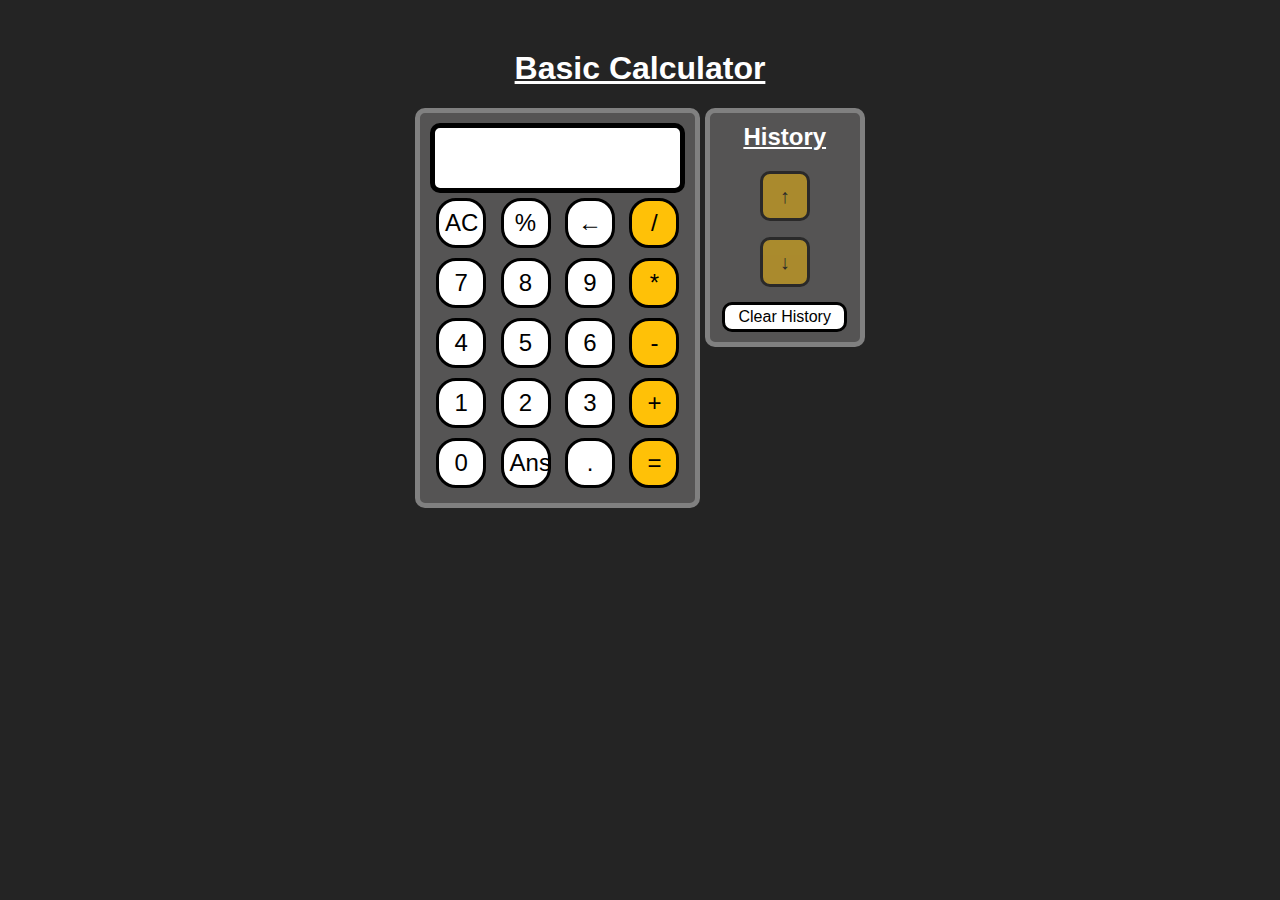
<file: calculator/index.html>
<!DOCTYPE html>
<html>
  <head>
    <meta charset="utf-8" />
    <meta http-equiv="X-UA-Compatible" content="IE=edge" />
    <meta name="viewport" content="width=device-width, initial-scale=1.0" />
    <title>Basic Calculator</title>
    <link rel="stylesheet" href="style.css" />
  </head>
  <body>
    <h1 class="title">Basic Calculator</h1>
    <div class="container">
      <input type="text" class="output" id="output" readonly />

      <div class="row">
        <button class="btn clear" id='ac' onclick="clearAll()">AC</button>
        <button class="btn" onclick="addToOutput('%')">%</button>
        <button class="btn backspace" onclick="clearOutput()">&larr;</button>
        <button class="btn operator" onclick="addToOutput('/')">/</button>
      </div>

      <div class="row">
        <button class="btn" onclick="addToOutput('7')">7</button>
        <button class="btn" onclick="addToOutput('8')">8</button>
        <button class="btn" onclick="addToOutput('9')">9</button>
        <button class="btn operator" onclick="addToOutput('*')">*</button>
      </div>

      <div class="row">
        <button class="btn" onclick="addToOutput('4')">4</button>
        <button class="btn" onclick="addToOutput('5')">5</button>
        <button class="btn" onclick="addToOutput('6')">6</button>
        <button class="btn operator" onclick="addToOutput('-')">-</button>
      </div>

      <div class="row">
        <button class="btn" onclick="addToOutput('1')">1</button>
        <button class="btn" onclick="addToOutput('2')">2</button>
        <button class="btn" onclick="addToOutput('3')">3</button>
        <button class="btn operator" onclick="addToOutput('+')">+</button>
      </div>

      <div class="row">
        <button class="btn zero" onclick="addToOutput('0')">0</button>
        <button class="btn ans" onclick="storeAnswer()">Ans</button>
        <button class="btn" onclick="addToOutput('.')">.</button>
        <button class="btn operator" onclick="calculate()">=</button>
      </div>
    </div>

    <div class="history">
      <h2>History</h2>
      <button class="arrow up" id="upArrow">&uarr;</button>
      <ul id="history-list"></ul>
      <button class="arrow down" id="downArrow">&darr;</button>
      <button class="clearHistory" onclick="clearHistory()">Clear History</button>
    </div>

    <script src="script.js"></script>
  </body>
</html>
</file>
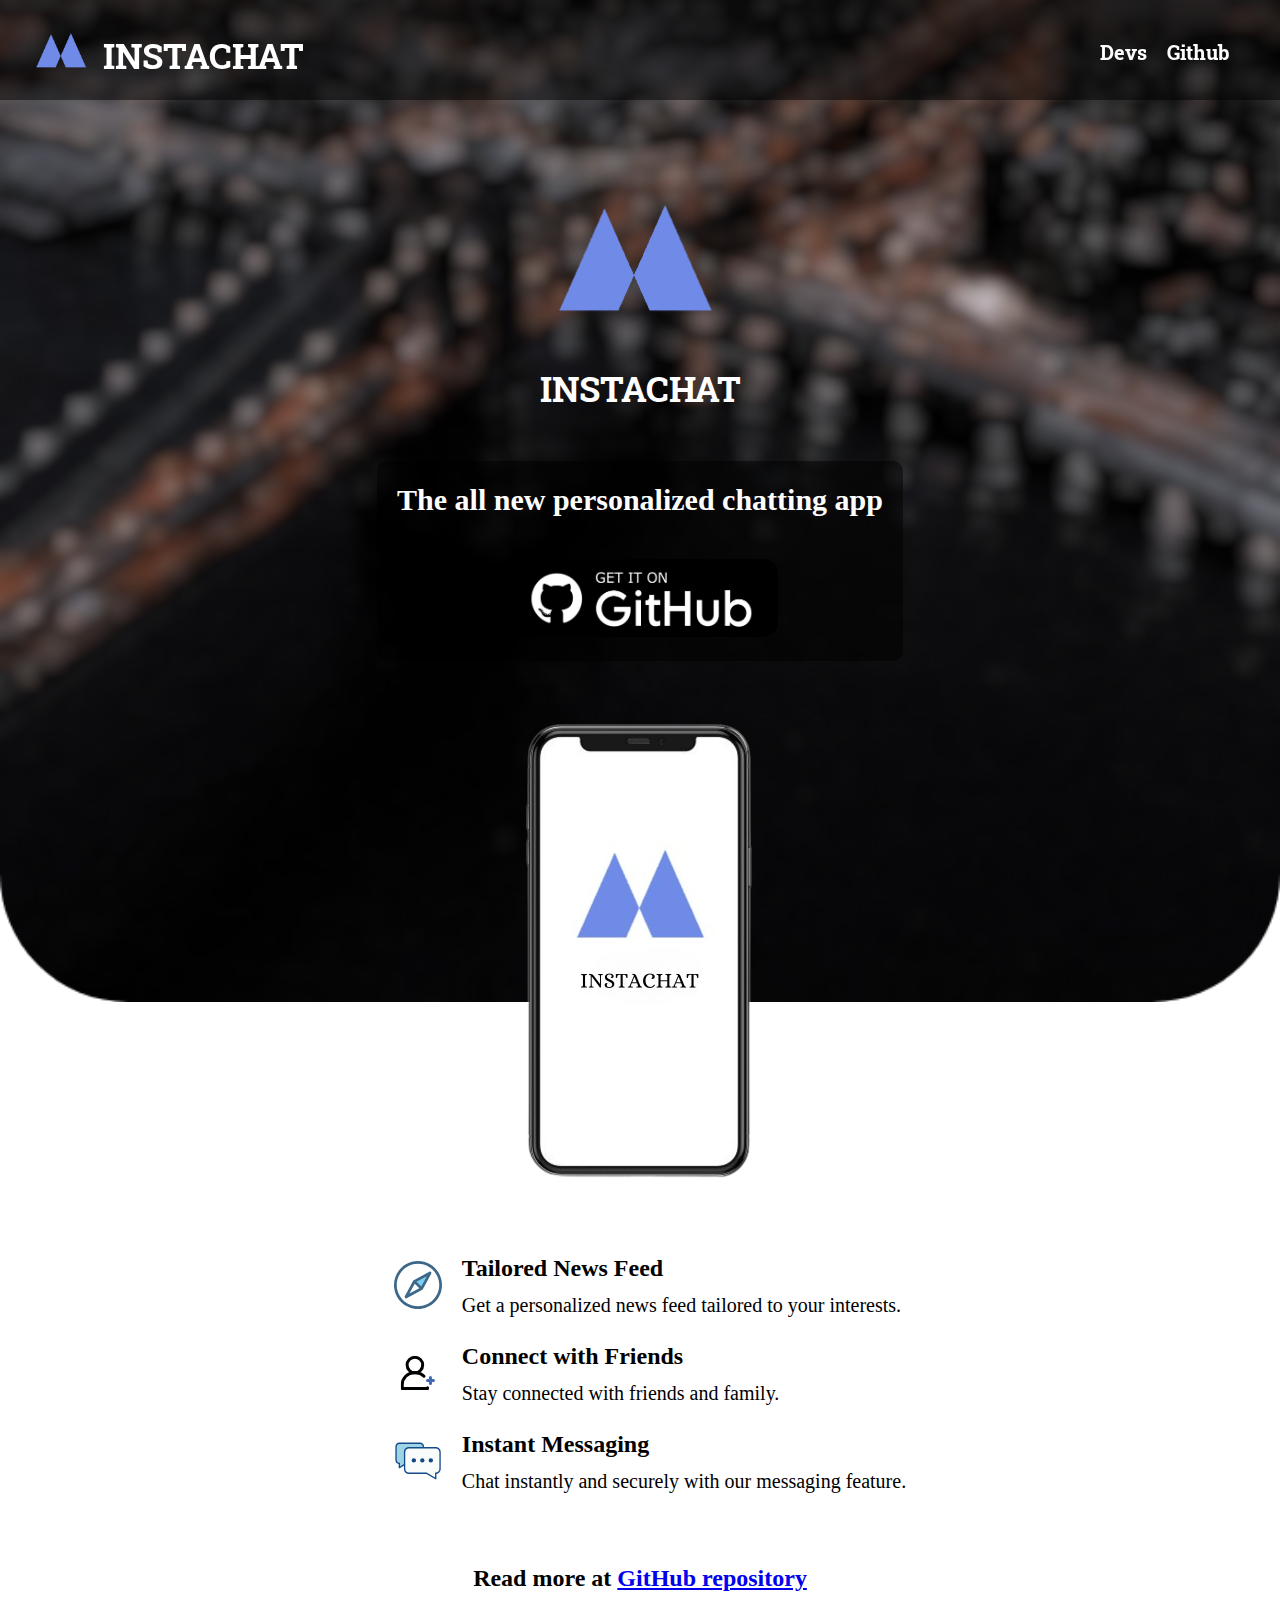
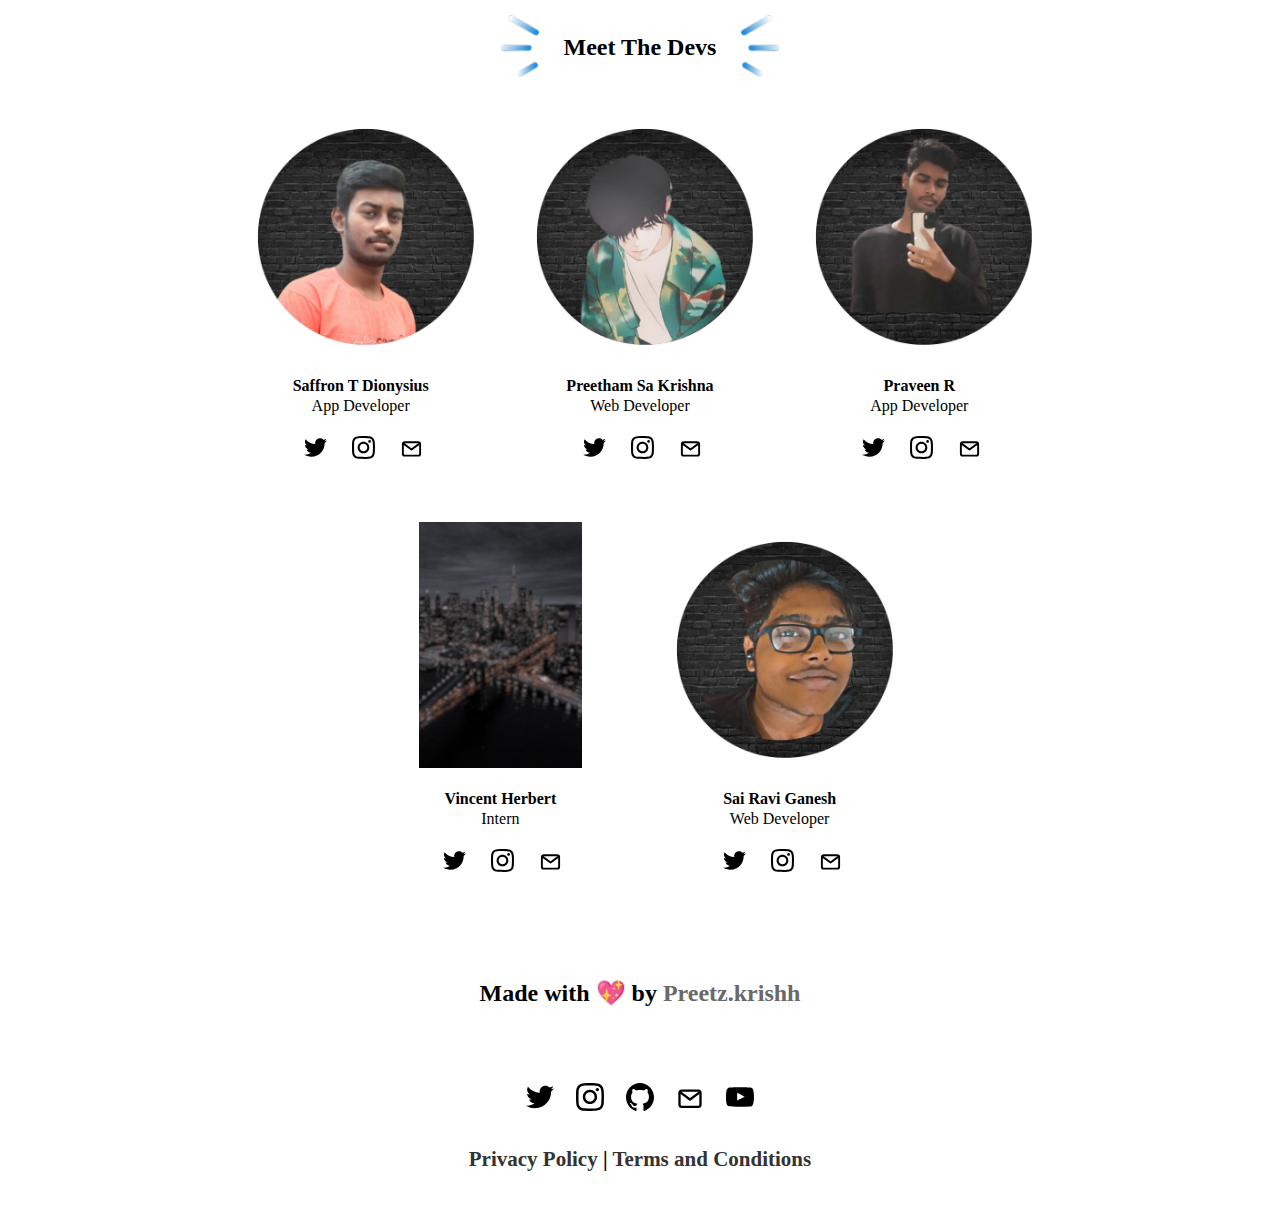
<file: instachat web/index.html>
<!DOCTYPE html>
<html>
  <head>
    <meta http-equiv="X-UA-Compatible" content="IE=edge" />
    <meta name="viewport" content="width=device-width, initial-scale=1" />
    <title>INSTACHAT - The Chatting App</title>
    <link
      rel="shortcut icon"
      type="image/x-icon"
      href="images/instalogo-removebg-preview.png"
    />
    <link rel="stylesheet" type="text/css" href="style.css" />
  </head>
  <body>
    <header>
      <div class="logo-container">
        <a href="#"
          ><img src="images/instalogo.png" alt="web logo" class="logo"
        /></a>
        <h2 class="web-text"><a href="#">INSTACHAT</a></h2>
      </div>
      <div class="header-right">
        <div class="team">
          <a href="#the-team" class="team-text">Devs</a>
        </div>
        <div class="github-container">
          <a
            href="https://github.com"
            target="_blank"
            class="github-text"
            >Github</a
          >
        </div>
      </div>
    </header>
    <section class="main-section">
      <div class="insta-logo-container">
        <img src="images/instalogo.png" alt="insta logo" class="insta-logo" />
        <h1 class="web-text">INSTACHAT</h1>
      </div>
      <div class="description">
        <p>The all new personalized chatting app</p>
        <a href="https://github.com" target="_blank"
          ><img
            src="images/githubbutton2.jpg"
            alt="Github Download Button"
            class="download-button"
        /></a>
      </div>
      <div class="phone-container">
        <img src="images/instaphone.png" alt="insta Phone" class="phone-image" />
      </div>
      <div class="app-section">
        <div class="app-feature">
          <img
            src="images/explore-svgrepo-com.svg"
            alt="Feature 1 Icon"
            class="app-icon"
          />
          <div class="app-feature-content">
            <h2 class="app-title">Tailored News Feed</h2>
            <p class="app-description">
              Get a personalized news feed tailored to your interests.
            </p>
          </div>
        </div>
        <div class="app-feature">
          <img
            src="images/user-add-svgrepo-com.svg"
            alt="Feature 2 Icon"
            class="app-icon"
          />
          <div class="app-feature-content">
            <h2 class="app-title">Connect with Friends</h2>
            <p class="app-description">
              Stay connected with friends and family.
            </p>
          </div>
        </div>
        <div class="app-feature">
          <img
            src="images/chat-svgrepo-com.svg"
            alt="Feature 3 Icon"
            class="app-icon"
          />
          <div class="app-feature-content">
            <h2 class="app-title">Instant Messaging</h2>
            <p class="app-description">
              Chat instantly and securely with our messaging feature.
            </p>
          </div>
        </div>
      </div>
      <h2 class="read">
        Read more at
        <a href="https://github.com" target="_blank"
          >GitHub repository</a
        >
      </h2>
      <div id="the-team" class="centered">
        <div class="image-wrapper">
          <img src="images/stylish.png" alt="Left Image" />
        </div>
        <div class="text-wrapper">
          <h2>Meet The Devs</h2>
        </div>
        <div class="image-wrapper">
          <img src="images/stylish.png" alt="Right Image" class="flipped" />
        </div>
      </div>
      <div class="notcontainer">
        <div class="row">
          <div class="col">
            <div class="wrap">
              <img src="images/safoffice4.png" alt="Saf" />
            </div>
            <div class="caption">
              <h4>Saffron T Dionysius</h4>
              <p>App Developer</p>
              <div class="social-images">
                <a href="https://twitter.com/sdionysius"target="_blank"><img src="images/twitter.svg" alt="Twitter" /></a>
                <a href="https://www.instagram.com/saffron_dionysius/"target="_blank"><img src="images/instagram.svg" alt="Instagram Link"/></a>
                <a href="mailto:saffrontdionysius@gmail.com"><img src="images/mail.svg" alt="mail"/></a>
              </div>
            </div>
          </div>
          <div class="col">
            <div class="wrap">
              <img src="images/preetzoffice4.png" alt="Preetz" />
            </div>
            <div class="caption">
              <h4>Preetham Sa Krishna</h4>
              <p>Web Developer</p>
              <div class="social-images">
                <a href="https://twitter.com/Evildark04" target="_blank"><img src="images/twitter.svg" alt="Twitter" /></a>
                <a href="https://www.instagram.com/preetz.krishh/"target="_blank"><img src="images/instagram.svg" alt="Instagram Link"/></a>
                <a href="mailto:preethamkrishan464@gmail.com"target="_blank"><img src="images/mail.svg" alt="mail" /></a>
              </div>
            </div>
          </div>
          <div class="col">
            <div class="wrap">
              <img src="images/botoffice2.png" alt="Bot" />
            </div>
            <div class="caption">
              <h4>Praveen R</h4>
              <p>App Developer</p>
              <div class="social-images">
                <a href="https://twitter.com/PraveenCandy07" target="_blank"><img src="images/twitter.svg" alt="Twitter" /></a>
                <a href="https://www.instagram.com/praveen_sparkzzz/" target="_blank"><img src="images/instagram.svg" alt="Instagram Link"/></a>
                <a href="mailto:itspraveen2004@gmail.com" target="_blank"><img src="images/mail.svg" alt="mail" /></a>
              </div>
            </div>
          </div>
        </div>
        <div class="row">
          <div class="col">
            <div class="wrap">
              <img src="images/backgroundinsta.png" alt="Vince" />
            </div>
            <div class="caption">
              <h4>Vincent Herbert</h4>
              <p>Intern</p>
              <div class="social-images">
                <a href="#" target="_blank"><img src="images/twitter.svg" alt="Twitter" /></a>
                <a href="https://instagram.com/luffysan.56" target="_blank"><img src="images/instagram.svg" alt="Instagram Link"/></a>
                <a href="#"><img src="images/mail.svg" alt="mail" /></a>
              </div>
            </div>
          </div>
          <div class="col">
            <div class="wrap">
              <img src="images/saioffice4.png" alt="Sai" />
            </div>
            <div class="caption">
              <h4>Sai Ravi Ganesh</h4>
              <p>Web Developer</p>
              <div class="social-images">
                <a href="https://twitter.com/srg4304" target="_blank"><img src="images/twitter.svg" alt="Twitter" /></a>
                <a href="https://www.instagram.com/__.thxnos.__/" target="_blank"><img src="images/instagram.svg" alt="Instagram Link"/></a>
                <a href="mailto:sairavi4304@gmail.com" target="_blank"><img src="images/mail.svg" alt="mail" /></a>
              </div>
            </div>
          </div>
        </div>
      </div>
      <h2 class="love">
        Made with 💖 by
        <a href="https://instagram.com/preetz.krishh" target="_blank"
          >Preetz.krishh</a
        >
      </h2>
      <div class="social-icons">
        <a href="https://twitter.com" target="_blank"
          ><img src="images/twitter.svg" alt="Twitter"
        /></a>
        <a href="https://instagram.com" target="_blank"
          ><img src="images/instagram.svg" alt="Instagram"
        /></a>
        <a href="https://github.com" target="_blank"
          ><img src="images/github.svg" alt="GitHub"
        /></a>
        <a href="mailto:preethamkrishna464@gmail.com" target="_blank"
          ><img src="images/mail.svg" alt="Email"
        /></a>
        <a href="https://youtube.com" target="_blank"
          ><img src="images/youtube.svg" alt="YouTube"
        /></a>
      </div>
      <div class="footer-text">
        <h2>
          <a href="#">Privacy Policy </a> |
          <a href="#"> Terms and Conditions</a>
        </h2>
      </div>
    </section>
  </body>
</html>
</file>
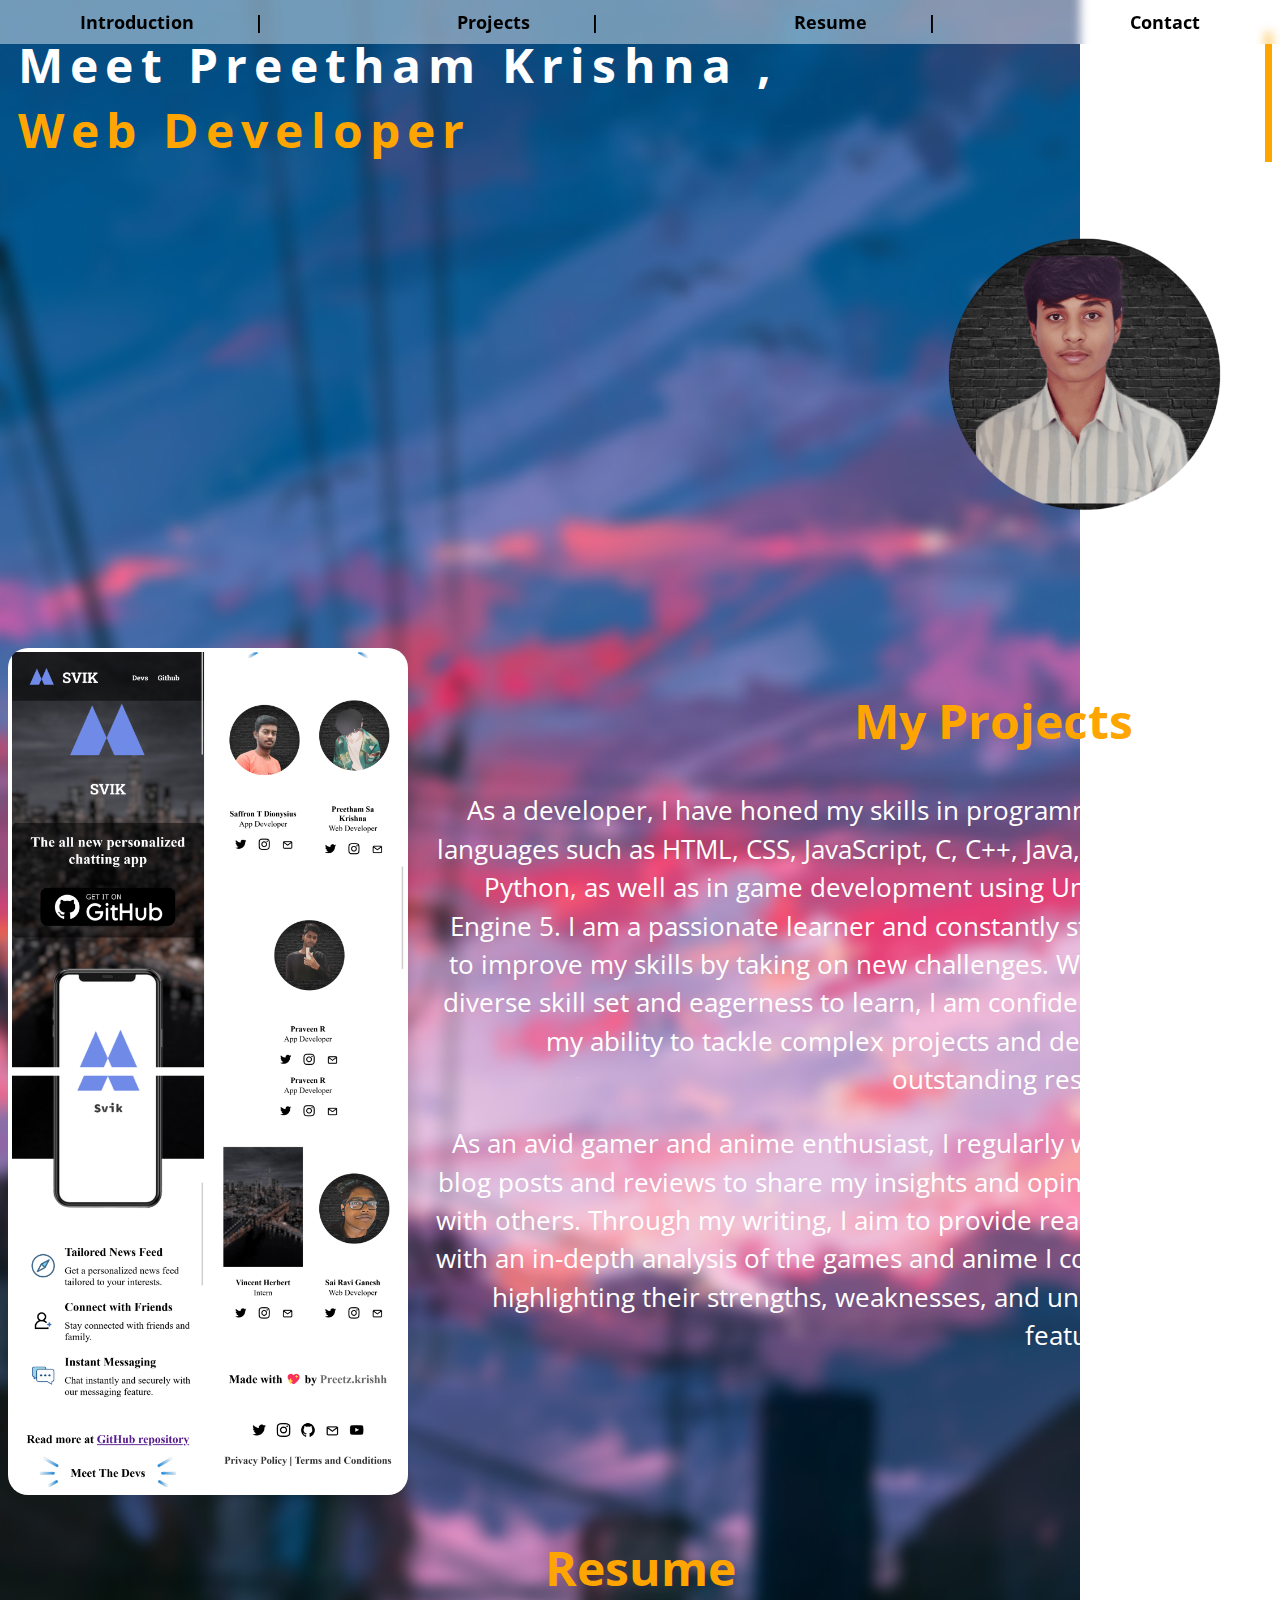
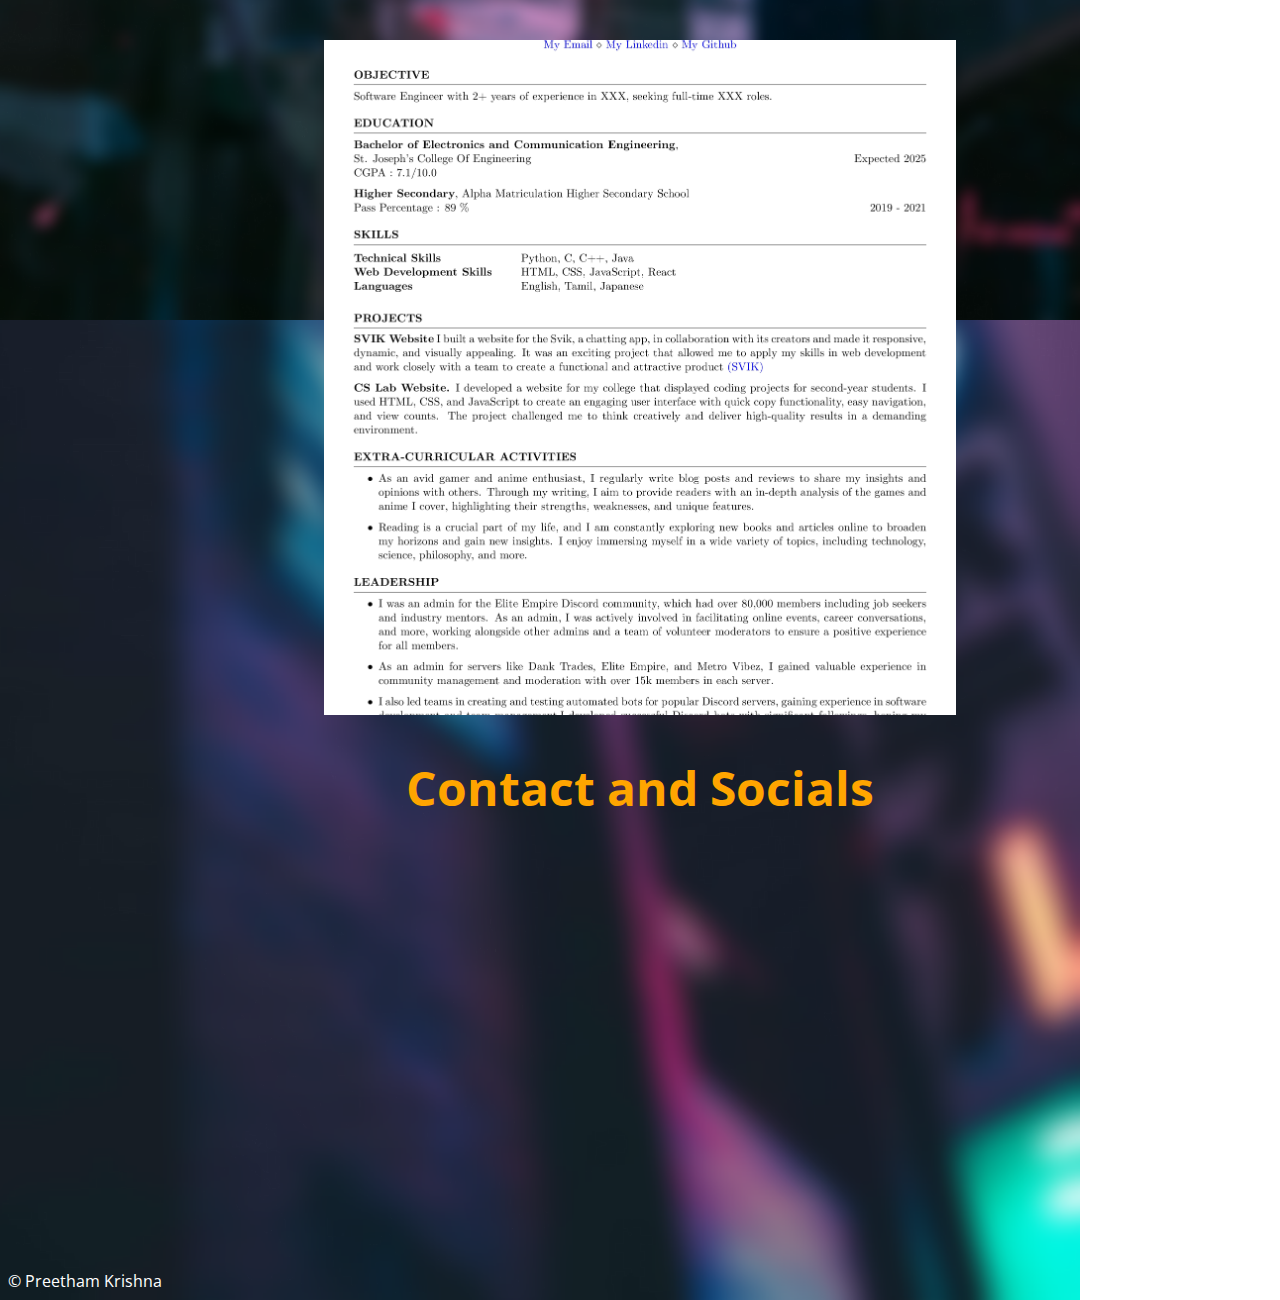
<file: portfolio/index.html>
<!DOCTYPE html>
<html lang="en">

<head>
  <meta charset="UTF-8" />
  <meta http-equiv="X-UA-Compatible" content="IE=edge" />
  <meta name="viewport" content="width=device-width, initial-scale=1.0" />
  <title>My Portfolio</title>
  <link rel="stylesheet" href="https://fonts.googleapis.com/css?family=Open+Sans" />
  <link rel="stylesheet" type="text/css" href="style.css" />
</head>

<body>
  <header>
    <nav>
      <a href="#intro">Introduction</a>
      <a href="#portfolio">Projects</a>
      <a href="#resume">Resume</a>
      <a href="#contact">Contact</a>
    </nav>
  </header>
  <section id="intro" class="intro">
    <div>
      <h1 class="dragon">
        Meet Preetham Krishna ,
        <br />
        <span>Web Developer</span>
      </h1>
    </div>
    <div class="titular-text">
      <div class="boss">
        <p>Currently Third-year web development student at St. Joseph's College of Engineering in Chennai. Proficient in
          HTML,
          CSS, JavaScript, and React, with a passion for game design. Develops tools to enhance the gaming experience
          and interested in expanding knowledge in back-end development and Android app development. Dedicated to
          continuously improving skills.</p>
      </div>
      <div class="profile-image">
        <img src="images/me.png" alt="profile" />
      </div>
    </div>
  </section>
  <section id="portfolio" class="portfolio">
    <div class="container-port">
      <div class="portfolio-image">
        <img src="images/myproject.png" alt="Portfolio Image" />
      </div>
      <div class="portfolio-description">
        <h2 class="project" style="color: orange;">My Projects</h2>
        <p>
          As a developer, I have honed my skills in programming languages such as HTML, CSS, JavaScript, C, C++, Java,
          and Python, as well as in game development using Unreal Engine 5. I am a passionate learner and constantly
          strive to improve my skills by taking on new challenges. With a diverse skill set and eagerness to learn, I am
          confident in my ability to tackle complex projects and deliver outstanding results.
        </p>
        <p>As an avid gamer and anime enthusiast, I regularly write blog posts and reviews to share my insights and
          opinions with others. Through my writing, I aim to provide readers with an in-depth analysis of the games and
          anime I cover, highlighting their strengths, weaknesses, and unique features.
        </p>
      </div>
    </div>
  </section>
  <section id="resume" class="resume">
    <div class="container-resume">
      <div class="resume-title">
        <h2 style="color: orange">Resume</h2>
      </div>
      <div class="resume-image">
        <a href="images/resume.jpg" target="_blank" class="animated-link">
          <img src="images/resume.jpg" alt="Resume Image" class="animated-image" />
        </a>
      </div>      
    </div>
  </section>
  <section id="contact" class="contact">
    <div class="container-contact">
      <div class="contact-title">
        <h2 style="color: orange;">Contact and Socials</h2>
      </div>
      <div class="contact-box">
        <div class="contact-link">
          <img src="images/mail.svg" alt="Email Icon" />
          <span><a href="mailto:preetham@example.com" target="_blank">Mail Me Here</a></span>
        </div>
        <div class="contact-link">
          <img src="images/instagram.svg" alt="instagram Icon" />
          <span><a href="https://instagram.com/preetz.krishh" target="_blank">Chat with at Here</a></span>
        </div>
        <div class="contact-link">
          <img src="images/phone.svg" alt="Phone Icon" />
          <span><a href="tel:8939594640">Call me at Here</a></span>
        </div>
        <div class="contact-link">
          <img src="images/linkedin.svg" alt="LinkedIn Icon" />
          <span><a href="linkedin.com/in/preethamkrishna" target="_blank">View My linkedIn profile Here</a></span>
        </div>
        <div class="contact-link">
          <img src="images/twitter.svg" alt="Twitter Icon" />
          <span><a href="https://twitter.com/example" target="_blank">Tweet to me at here</a></span>
        </div>
      </div>
    </div>
  </section>
  <footer>&copy; Preetham Krishna</footer>
</body>

</html>
</file>
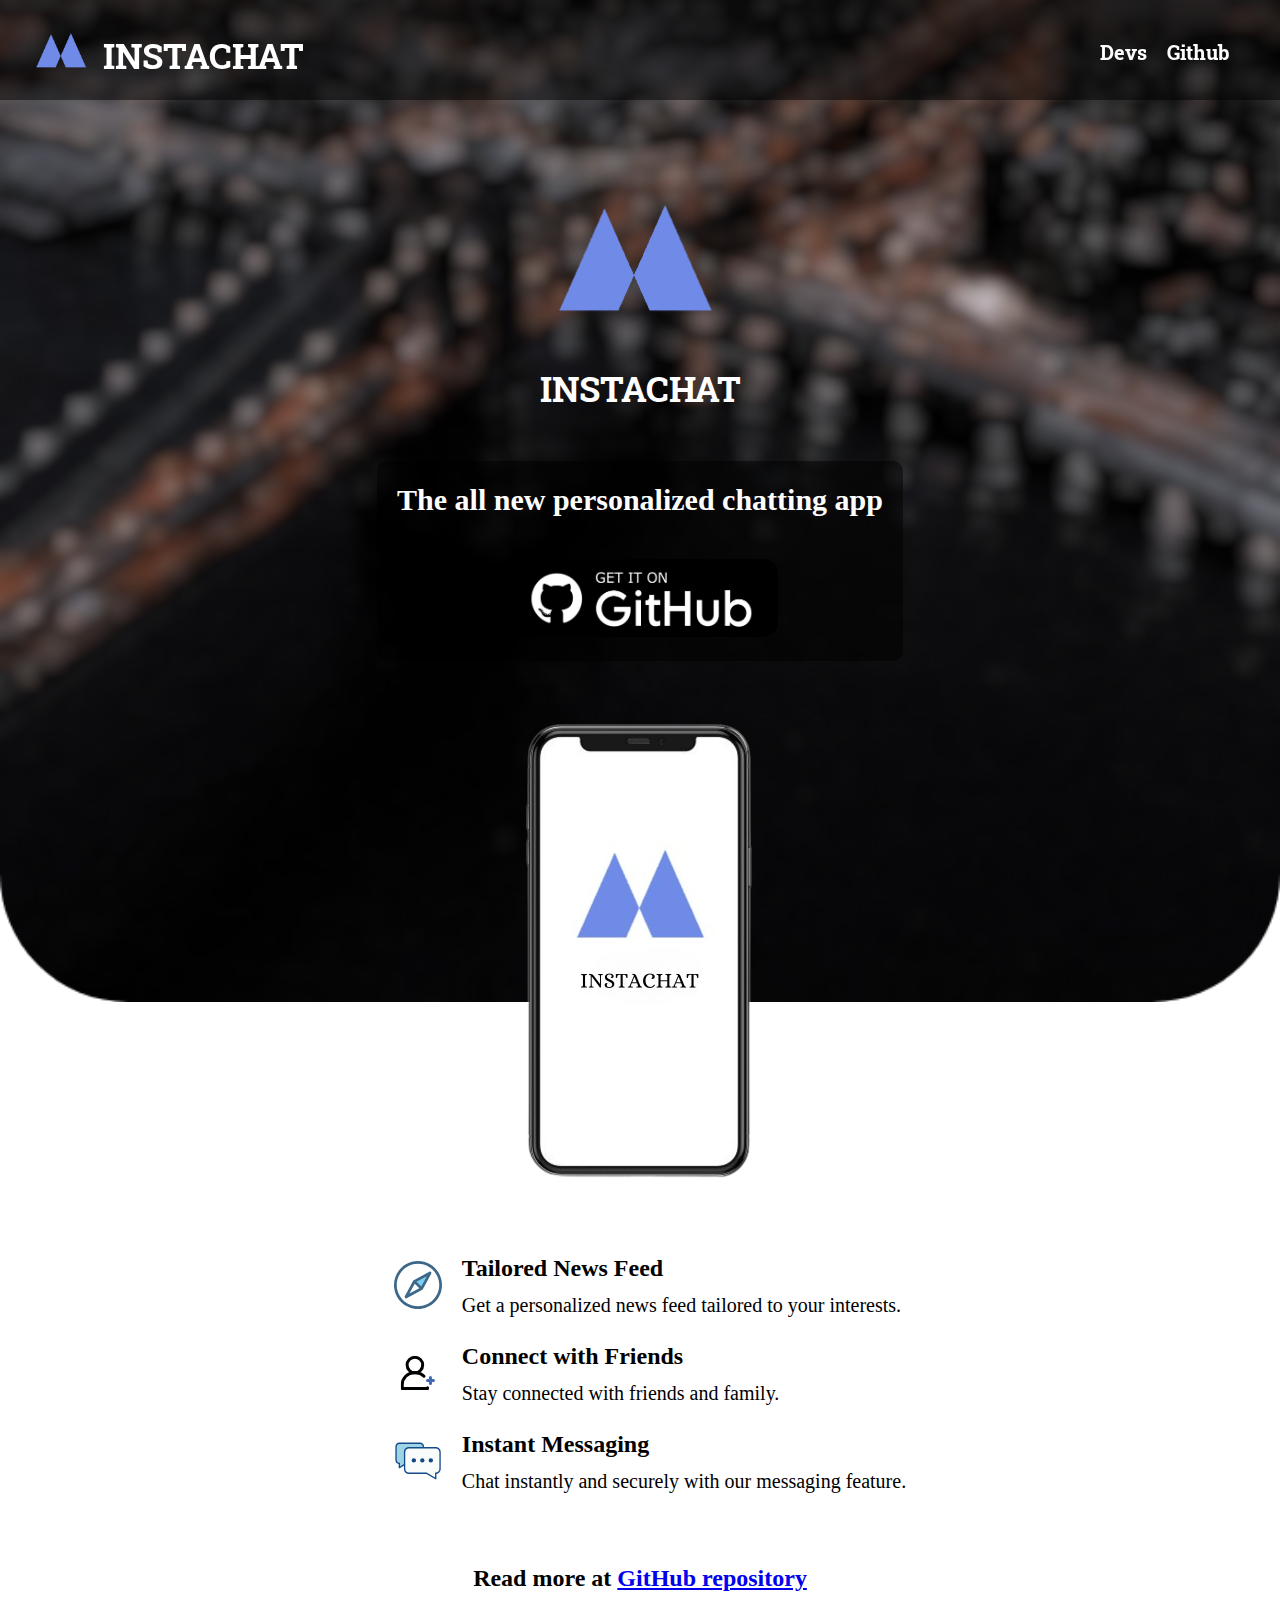
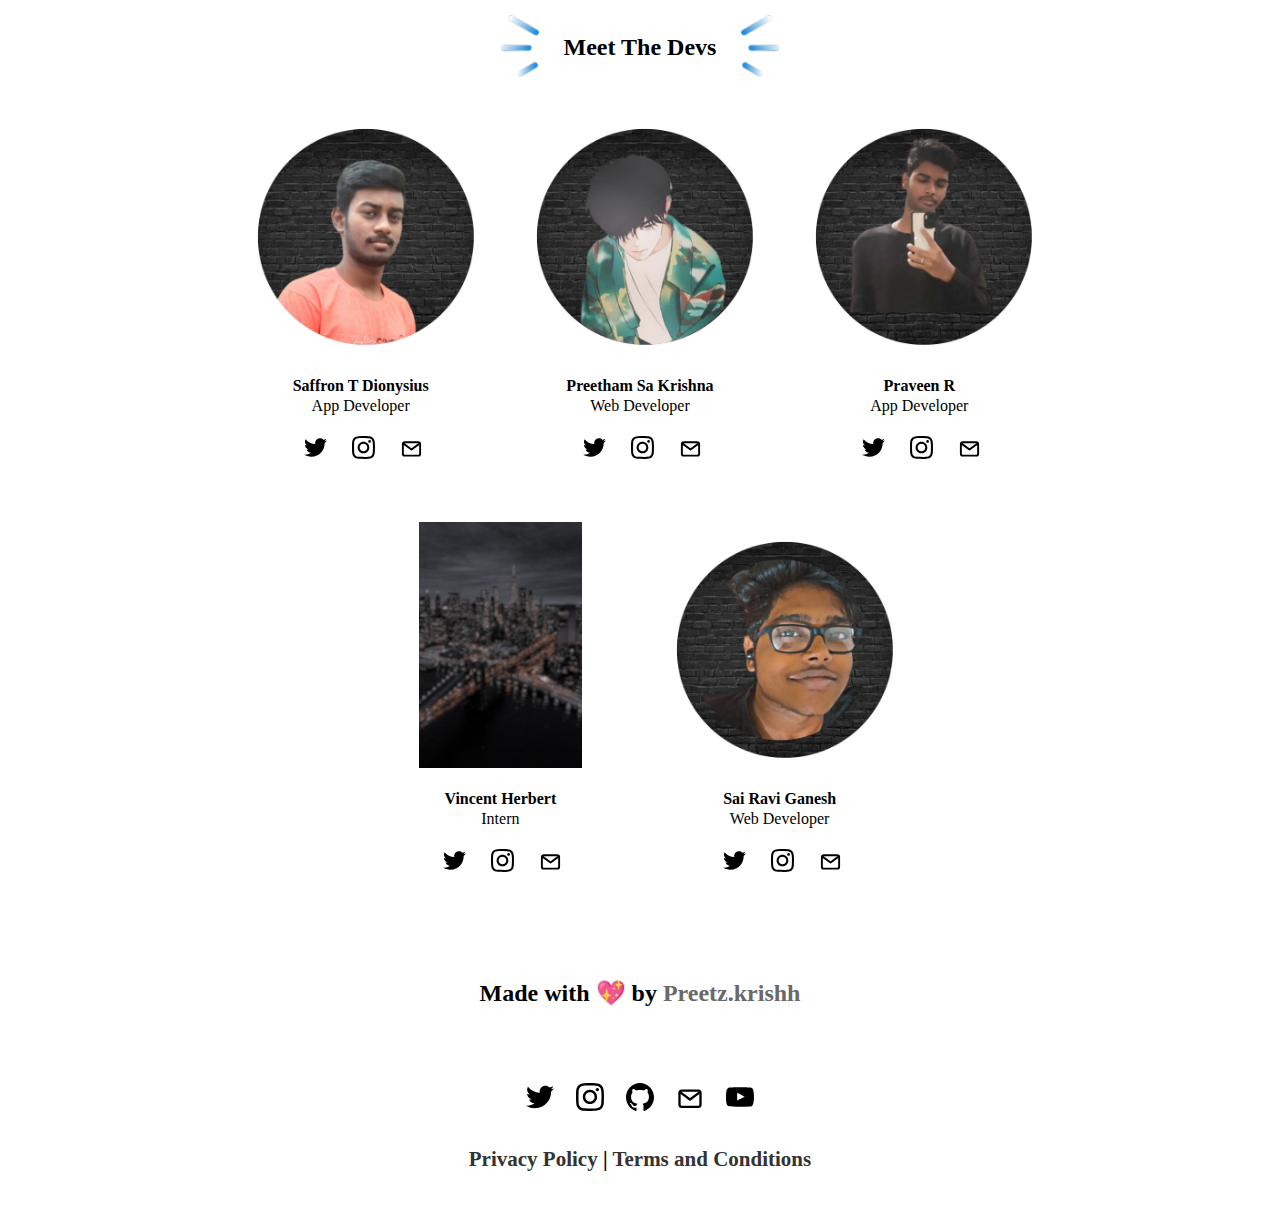
<file: svik web/index.html>
<!DOCTYPE html>
<html>
  <head>
    <meta http-equiv="X-UA-Compatible" content="IE=edge" />
    <meta name="viewport" content="width=device-width, initial-scale=1" />
    <title>INSTACHAT - The Chatting App</title>
    <link
      rel="shortcut icon"
      type="image/x-icon"
      href="images/instalogo-removebg-preview.png"
    />
    <link rel="stylesheet" type="text/css" href="style.css" />
  </head>
  <body>
    <header>
      <div class="logo-container">
        <a href="#"
          ><img src="images/instalogo.png" alt="web logo" class="logo"
        /></a>
        <h2 class="web-text"><a href="#">INSTACHAT</a></h2>
      </div>
      <div class="header-right">
        <div class="team">
          <a href="#the-team" class="team-text">Devs</a>
        </div>
        <div class="github-container">
          <a
            href="https://github.com"
            target="_blank"
            class="github-text"
            >Github</a
          >
        </div>
      </div>
    </header>
    <section class="main-section">
      <div class="insta-logo-container">
        <img src="images/instalogo.png" alt="insta logo" class="insta-logo" />
        <h1 class="web-text">INSTACHAT</h1>
      </div>
      <div class="description">
        <p>The all new personalized chatting app</p>
        <a href="https://github.com" target="_blank"
          ><img
            src="images/githubbutton2.jpg"
            alt="Github Download Button"
            class="download-button"
        /></a>
      </div>
      <div class="phone-container">
        <img src="images/instaphone.png" alt="insta Phone" class="phone-image" />
      </div>
      <div class="app-section">
        <div class="app-feature">
          <img
            src="images/explore-svgrepo-com.svg"
            alt="Feature 1 Icon"
            class="app-icon"
          />
          <div class="app-feature-content">
            <h2 class="app-title">Tailored News Feed</h2>
            <p class="app-description">
              Get a personalized news feed tailored to your interests.
            </p>
          </div>
        </div>
        <div class="app-feature">
          <img
            src="images/user-add-svgrepo-com.svg"
            alt="Feature 2 Icon"
            class="app-icon"
          />
          <div class="app-feature-content">
            <h2 class="app-title">Connect with Friends</h2>
            <p class="app-description">
              Stay connected with friends and family.
            </p>
          </div>
        </div>
        <div class="app-feature">
          <img
            src="images/chat-svgrepo-com.svg"
            alt="Feature 3 Icon"
            class="app-icon"
          />
          <div class="app-feature-content">
            <h2 class="app-title">Instant Messaging</h2>
            <p class="app-description">
              Chat instantly and securely with our messaging feature.
            </p>
          </div>
        </div>
      </div>
      <h2 class="read">
        Read more at
        <a href="https://github.com" target="_blank"
          >GitHub repository</a
        >
      </h2>
      <div id="the-team" class="centered">
        <div class="image-wrapper">
          <img src="images/stylish.png" alt="Left Image" />
        </div>
        <div class="text-wrapper">
          <h2>Meet The Devs</h2>
        </div>
        <div class="image-wrapper">
          <img src="images/stylish.png" alt="Right Image" class="flipped" />
        </div>
      </div>
      <div class="notcontainer">
        <div class="row">
          <div class="col">
            <div class="wrap">
              <img src="images/safoffice4.png" alt="Saf" />
            </div>
            <div class="caption">
              <h4>Saffron T Dionysius</h4>
              <p>App Developer</p>
              <div class="social-images">
                <a href="https://twitter.com/sdionysius"target="_blank"><img src="images/twitter.svg" alt="Twitter" /></a>
                <a href="https://www.instagram.com/saffron_dionysius/"target="_blank"><img src="images/instagram.svg" alt="Instagram Link"/></a>
                <a href="mailto:saffrontdionysius@gmail.com"><img src="images/mail.svg" alt="mail"/></a>
              </div>
            </div>
          </div>
          <div class="col">
            <div class="wrap">
              <img src="images/preetzoffice4.png" alt="Preetz" />
            </div>
            <div class="caption">
              <h4>Preetham Sa Krishna</h4>
              <p>Web Developer</p>
              <div class="social-images">
                <a href="https://twitter.com/Evildark04" target="_blank"><img src="images/twitter.svg" alt="Twitter" /></a>
                <a href="https://www.instagram.com/preetz.krishh/"target="_blank"><img src="images/instagram.svg" alt="Instagram Link"/></a>
                <a href="mailto:preethamkrishan464@gmail.com"target="_blank"><img src="images/mail.svg" alt="mail" /></a>
              </div>
            </div>
          </div>
          <div class="col">
            <div class="wrap">
              <img src="images/botoffice2.png" alt="Bot" />
            </div>
            <div class="caption">
              <h4>Praveen R</h4>
              <p>App Developer</p>
              <div class="social-images">
                <a href="https://twitter.com/PraveenCandy07" target="_blank"><img src="images/twitter.svg" alt="Twitter" /></a>
                <a href="https://www.instagram.com/praveen_sparkzzz/" target="_blank"><img src="images/instagram.svg" alt="Instagram Link"/></a>
                <a href="mailto:itspraveen2004@gmail.com" target="_blank"><img src="images/mail.svg" alt="mail" /></a>
              </div>
            </div>
          </div>
        </div>
        <div class="row">
          <div class="col">
            <div class="wrap">
              <img src="images/backgroundinsta.png" alt="Vince" />
            </div>
            <div class="caption">
              <h4>Vincent Herbert</h4>
              <p>Intern</p>
              <div class="social-images">
                <a href="#" target="_blank"><img src="images/twitter.svg" alt="Twitter" /></a>
                <a href="https://instagram.com/luffysan.56" target="_blank"><img src="images/instagram.svg" alt="Instagram Link"/></a>
                <a href="#"><img src="images/mail.svg" alt="mail" /></a>
              </div>
            </div>
          </div>
          <div class="col">
            <div class="wrap">
              <img src="images/saioffice4.png" alt="Sai" />
            </div>
            <div class="caption">
              <h4>Sai Ravi Ganesh</h4>
              <p>Web Developer</p>
              <div class="social-images">
                <a href="https://twitter.com/srg4304" target="_blank"><img src="images/twitter.svg" alt="Twitter" /></a>
                <a href="https://www.instagram.com/__.thxnos.__/" target="_blank"><img src="images/instagram.svg" alt="Instagram Link"/></a>
                <a href="mailto:sairavi4304@gmail.com" target="_blank"><img src="images/mail.svg" alt="mail" /></a>
              </div>
            </div>
          </div>
        </div>
      </div>
      <h2 class="love">
        Made with 💖 by
        <a href="https://instagram.com/preetz.krishh" target="_blank"
          >Preetz.krishh</a
        >
      </h2>
      <div class="social-icons">
        <a href="#" target="_blank"
          ><img src="images/twitter.svg" alt="Twitter"
        /></a>
        <a href="https://instagram.com" target="_blank"
          ><img src="images/instagram.svg" alt="Instagram"
        /></a>
        <a href="https://github.com" target="_blank"
          ><img src="images/github.svg" alt="GitHub"
        /></a>
        <a href="mailto:preethamkrishna464@gmail.com" target="_blank"
          ><img src="images/mail.svg" alt="Email"
        /></a>
        <a href="#" target="_blank"
          ><img src="images/youtube.svg" alt="YouTube"
        /></a>
      </div>
      <div class="footer-text">
        <h2>
          <a href="#">Privacy Policy </a> |
          <a href="#"> Terms and Conditions</a>
        </h2>
      </div>
    </section>
  </body>
</html>
</file>
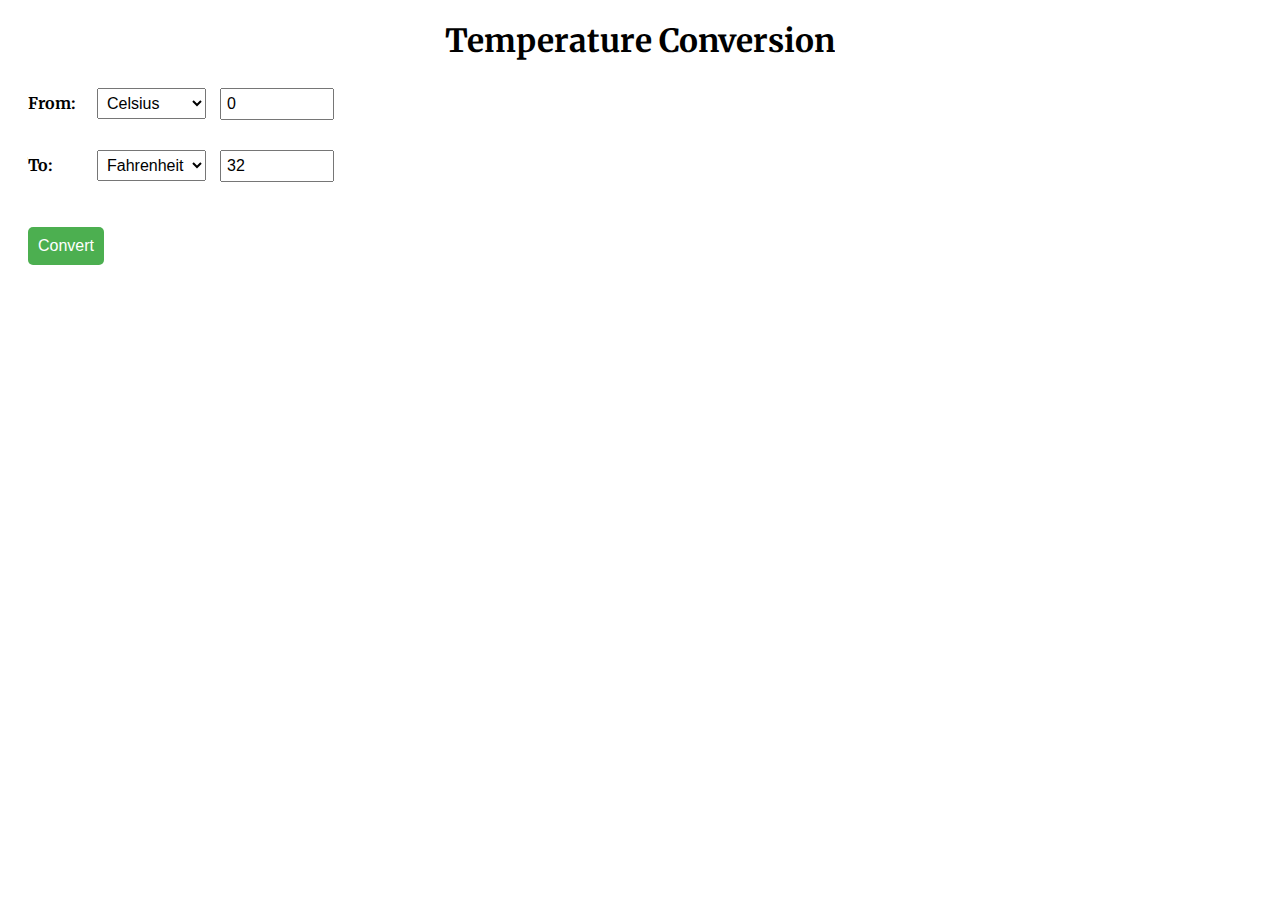
<file: temperature conversion/index.html>
<!DOCTYPE html>
<html>
<head>
  <meta charset="UTF-8">
  <title>Temperature Conversion</title>
  <link rel="stylesheet" type="text/css" href="style.css">
</head>
<body>
  <h1>Temperature Conversion</h1>
  <div class="converter">
    <label for="from">From:</label>
    <select id="from">
      <option value="celsius">Celsius</option>
      <option value="fahrenheit">Fahrenheit</option>
      <option value="kelvin">Kelvin</option>
    </select>
    <input type="number" id="input" placeholder="0">
  </div>
  <div class="converter">
    <label for="to">To:</label>
    <select id="to">
      <option value="celsius">Celsius</option>
      <option value="fahrenheit">Fahrenheit</option>
      <option value="kelvin">Kelvin</option>
    </select>
    <input type="number" id="output" readonly>
  </div>
  <button onclick="convert()">Convert</button>

  <script src="script.js"></script>
</body>
</html>
</file>
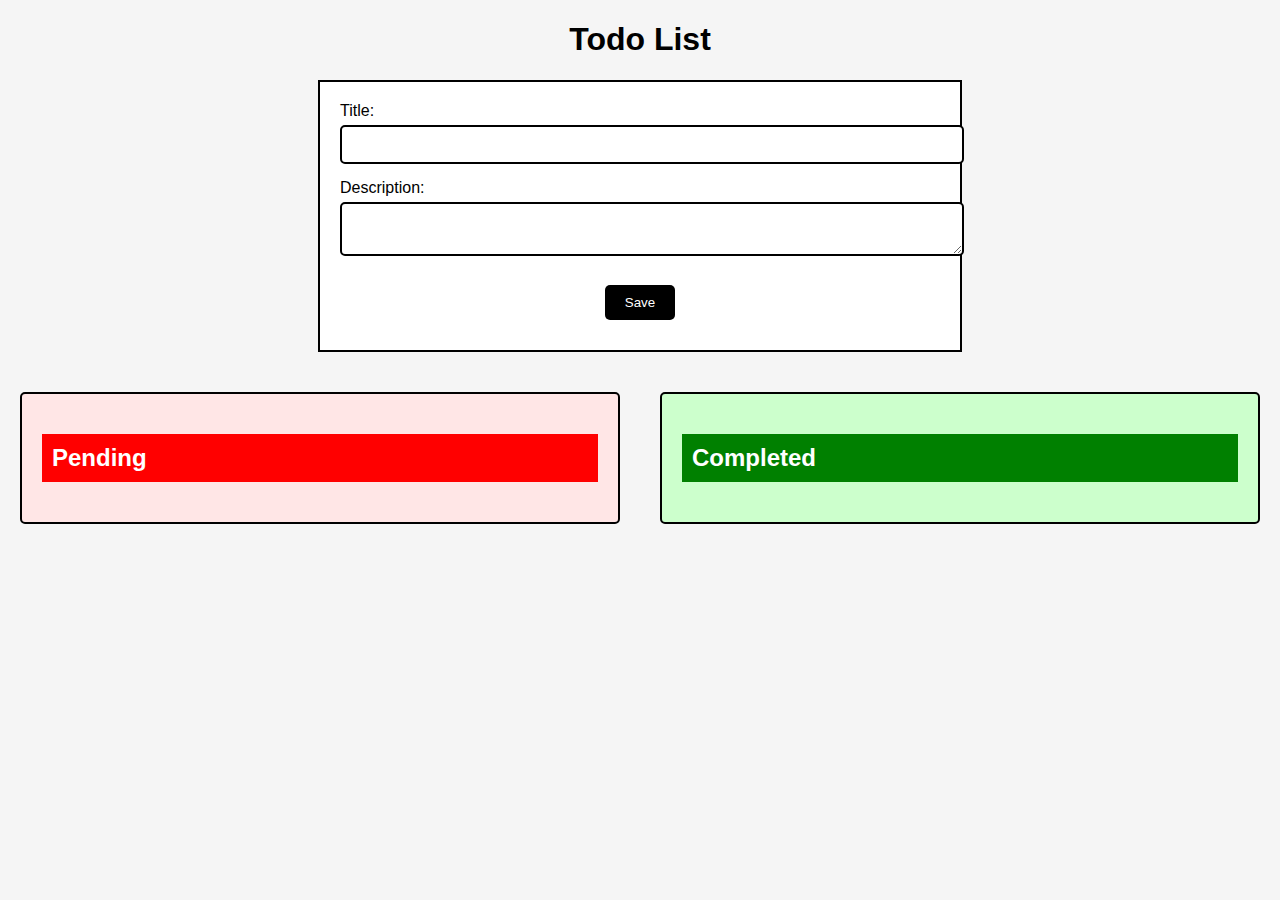
<file: to-do website/index.html>
<!DOCTYPE html>
<html>
  <head>
    <meta charset="utf-8" />
    <meta name="viewport" content="width=device-width, initial-scale=1" />
    <title>To-Do List</title>
    <link rel="stylesheet" type="text/css" href="style.css" />
  </head>
  <body>
    <h1>Todo List</h1>
    <form id="todo-form">
      <label for="title">Title:</label>
      <input type="text" id="title" required />

      <label for="description">Description:</label>
      <textarea id="description" required></textarea>

      <button type="submit">Save</button>
    </form>

    <div class="lists-container">
      <div class="pending-list-container">
        <h2 class="pending">Pending</h2>
        <div class="pending-list">
          <ol></ol>
        </div>
      </div>
      <div class="completed-list-container">
        <h2 class="completed">Completed</h2>
        <div class="completed-list">
          <ol></ol>
        </div>
      </div>
    </div>

    <script src="script.js"></script>
  </body>
</html>
</file>
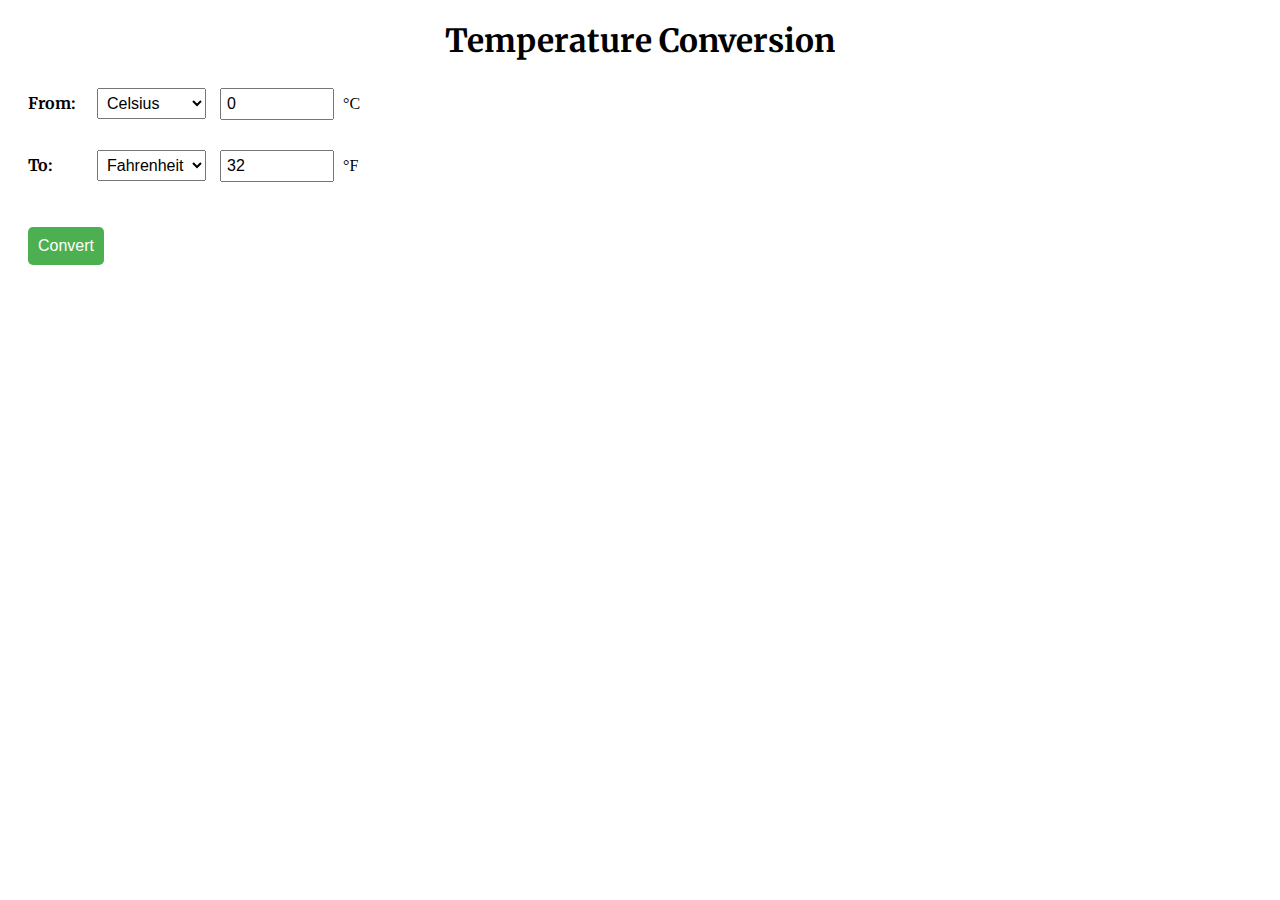
<file: level_1/oibsip_3/index.html>
<!DOCTYPE html>
<html>
<head>
  <meta charset="UTF-8">
  <title>Temperature Conversion</title>
  <link rel="stylesheet" type="text/css" href="style.css">
</head>
<body>
  <h1>Temperature Conversion</h1>
  <div class="converter">
    <label for="from">From:</label>
    <select id="from">
      <option value="celsius">Celsius</option>
      <option value="fahrenheit">Fahrenheit</option>
      <option value="kelvin">Kelvin</option>
    </select>
    <input type="number" id="input">
    <span id="from-unit">°C</span>
  </div>
  <div class="converter">
    <label for="to">To:</label>
    <select id="to">
      <option value="celsius">Celsius</option>
      <option value="fahrenheit">Fahrenheit</option>
      <option value="kelvin">Kelvin</option>
    </select>
    <input type="number" id="output" readonly>
    <span id="to-unit">°F</span>
  </div>
  <button onclick="convert()">Convert</button>

  <script src="script.js"></script>
</body>
</html>
</file>
<file: calculator/style.css>
body {
  background-color: #242424;
  color: white;
  font-family: "Segoe UI", Tahoma, Geneva, Verdana, sans-serif;
  text-align: center;
  margin-top: 50px;
}

.title {
  color: white;
  text-decoration: underline;
}
.container {
  display: inline-block;
  vertical-align: top;
  flex-wrap: wrap;
  justify-content: center;
  max-width: 255px;
  margin: 0 auto;
  background-color: #79777796;
  border: 5px solid gray;
  border-radius: 10px;
  padding: 10px;
}

.output {
  background-color: white;
  border: 5px solid black;
  border-radius: 10px;
  width: 225px;
  height: 60px;
  font-size: 30px;
  text-align: right;
  padding: 0 10px;
}

.btn {
  background-color: #ffffff;
  color: #000000;
  border: 3px solid black;
  width: 50px;
  height: 50px;
  font-size: 24px;
  margin: 5px;
  cursor: pointer;
  border-radius: 20px;
}

.btn:hover {
  background-color: #dcdcdcbe;
}

.btn.btn.operator:hover {
  background-color: #e6c55aec;
}

.btn.operator {
  background-color: #ffc107;
}

.history {
    background-color: #79777796;
    border: 5px solid gray;
    border-radius: 10px;
    height: 100%;
    width:150px;
    overflow-y: auto;
    display: inline-block;
    text-align: center;
  }
  
  .history h2 {
    margin-top: 0;
    padding-top: 10px;
    color: white;
    text-decoration: underline;
  }
  
  .arrow {
    display: flex;
    position: relative;
    border: 3.5px solid black;
    justify-content: center;
    align-items: center;
    height: 50px;
    width: 50px;
    background-color: #ffc107;
    color: black;
    margin: 5px;
    cursor: pointer;
    font-size: 20px;
    margin-left: 50px;
    border-radius: 10px;
    line-height: 50px;
  }
  
  .arrow:hover {
    background-color: #e6c55aec;
  }
  
  .clearHistory {
    background-color: white;
    color: black;
    border: 3px solid black;
    border-radius: 10px;
    height: 30px;
    width: 125px;
    margin-top: 10px;
    margin-bottom: 10px;
    cursor: pointer;
    font-size: 16px;
  }
  
  .clearHistory:hover {
    background-color: #dcdcdcbe;
  }
  
  .arrow-button[disabled] {
    opacity: 0.5; 
    cursor: default; 
  }
  
  button[disabled] {
    opacity: 0.5; 
    cursor: default; 
  }
  
  .btn.btn.ans {
    text-align: center;
  }
</file>
<file: instachat web/style.css>
@import url("https://fonts.googleapis.com/css2?family=Roboto+Slab:wght@300;400;700&display=swap");

html {
  scroll-behavior: smooth;
}

* {
  box-sizing: border-box;
  margin: 0;
  padding-top: 2px;
}

body {
  background-image: url("images/backgroundinsta.png");
  background-repeat: no-repeat;
  background-size: cover;
  background-position: center bottom;
  height: 100vh;
  display: flex;
  flex-direction: column;
  align-items: center;
  justify-content: center;
  padding-top: 100px;
}

header {
  background-color: rgba(0, 0, 0, 0.5);
  display: flex;
  align-items: center;
  height: 100px;
  padding: 0 30px;
  position: fixed;
  font-family: "Roboto Slab", serif;
  top: 0;
  width: 100%;
  z-index: 1;
}

.logo-container {
  display: flex;
  align-items: center;
}

.logo {
  height: 50px;
  margin-right: 10px;
}

.web-text {
  color: #fff;
  font-size: 30px;
  font-weight: bold;
  font-family: "Roboto Slab", serif;
}

.header-right {
  display: flex;
  align-items: center;
  margin-left: auto;
}

.team {
  margin-right: 20px;
}

.github-container {
  margin-right: 20px;
}

.team-text,
.github-text {
  color: #fff;
  font-size: 20px;
  font-weight: bold;
  text-decoration: none;
}

.team-text:hover,
.github-text:hover {
  text-decoration: underline;
}

.main-section {
  height: 100vh;
  display: flex;
  flex-direction: column;
  align-items: center;
  justify-content: center;
  padding-top: 900px;
}

.insta-logo {
  height: 150px;
  margin-bottom: 20px;
}

.description {
  background-color: rgba(0, 0, 0, 0.5);
  padding: 20px;
  text-align: center;
  color: #fff;
  border-radius: 10px;
  margin-top: 50px;
  margin-bottom: 50px;
}

.description p {
  font-size: 30px;
  font-weight: bold;
  margin-bottom: 20px;
}

.download-button {
  height: 80px;
  margin-top: 20px;
  cursor: pointer;
  border-radius: 15px;
}

.web-text {
  margin-top: 5px;
  text-align: center;
  font-size: 35px;
  font-weight: bold;
  font-family: "Roboto Slab", serif;
}

.web-text a {
  text-decoration: none;
  color: white;
}

.web-text a:hover {
  color: white;
}

.phone-container {
  position: relative;
  margin-bottom: 10px;
}

.insta-phone {
  height: 550px;
}

.app-section {
  display: flex;
  flex-direction: column;
  align-items: flex-start;
  margin-top: 25px;
  margin-left: 20px;
  /* add margin to the left */
  padding: 20px;
  /* add some padding */
}

.app-feature {
  display: flex;
  align-items: center;
  margin-bottom: 20px;
  justify-content: flex-start;
}

.app-icon {
  height: 50px;
  margin-right: 20px;
  border-radius: 10px;
}

.app-title {
  font-size: 24px;
  font-weight: bold;
  margin: 0;
  margin-bottom: 10px;
}

.app-description {
  font-size: 20px;
  margin-left: 20px;
  margin: 0;
}

.app-section:last-of-type {
  margin-bottom: 100px;
}

/* Read More link */
.app-section:last-of-type a {
  display: block;
  text-align: center;
  margin-top: 30px;
  color: #fff;
  font-size: 20px;
  text-decoration: underline;
}

/* Social media icons */
.footer {
  display: flex;
  flex-direction: column;
  align-items: center;
  justify-content: center;
  padding: 50px 0;
  background-color: #f2f2f2;
}

.social-icons {
  display: flex;
  justify-content: center;
  margin-bottom: 20px;
  margin-top: 40px;
}

.social-icons a {
  margin: 0 10px;
}

.social-icons img {
  width: 30px;
  height: 30px;
}

.footer-text {
  font-size: 14px;
  padding-top: 10px;
  padding-bottom: 50px;
}

.footer-text p {
  display: flex;
  align-items: center;
  margin-bottom: 50px;
}

.footer-text a {
  text-decoration: none;
  font-weight: bold;
  color: #333;
}

.footer-text a:hover {
  color: #007bff;
}

.read {
  margin-top: 30px;
}

.love {
  margin-top: 30px;
  margin-bottom: 30px;
}

.love a {
  text-decoration: none;
  color: dimgrey;
}

.love a:hover {
  color: #007bff;
  text-decoration: underline;
}

@media screen and (max-width: 3840px) {
  .main-section {
    height: 100vh;
    display: flex;
    flex-direction: column;
    align-items: center;
    justify-content: center;
    padding-top: 120vh;
  }

  body {
    background-image: url("images/round.png");
    background-repeat: no-repeat;
    background-size: cover;
    background-position: center bottom;
    height: 100vh;
    display: flex;
    flex-direction: column;
    align-items: center;
    justify-content: center;
    padding-top: 1000px;
  }

  .insta-logo-container {
    margin-top: 100px;
  }
}

/* For mobile phones */
@media screen and (max-width: 768px) {
  .main-section {
    height: 100vh;
    display: flex;
    flex-direction: column;
    align-items: center;
    justify-content: center;
    margin-top: 60%;
  }

  body {
    background-image: url("images/round.png");
    background-repeat: no-repeat;
    background-size: cover;
    background-position: center bottom;
    height: 100vh;
    display: flex;
    flex-direction: column;
    align-items: center;
    justify-content: center;
  }

  .team-text,
  .github-text {
    color: #fff;
    font-size: 14px;
    font-weight: bold;
    text-decoration: none;
  }
}

@media only screen and (device-width: 375px) {
  .main-section {
    height: 100vh;
    display: flex;
    flex-direction: column;
    align-items: center;
    justify-content: center;
    padding-top: 350vh;
  }

  body {
    background-image: url("images/round.png");
    background-repeat: no-repeat;
    background-size: cover;
    background-position: center bottom;
    height: 100vh;
    display: flex;
    flex-direction: column;
    align-items: center;
    justify-content: center;
  }

  .insta-logo-container {
    margin-top: 100px;
  }
}

@media only screen and (device-width: 390px) and (device-height: 844px) and (-webkit-device-pixel-ratio: 2) {
  .main-section {
    height: 100vh;
    display: flex;
    flex-direction: column;
    align-items: center;
    justify-content: center;
    padding-top: 90%;
  }

  body {
    background-image: url("images/round.png");
    background-repeat: no-repeat;
    background-size: cover;
    background-position: center bottom;
    height: 100vh;
    display: flex;
    flex-direction: column;
    align-items: center;
    justify-content: center;
  }

  .insta-logo-container {
    margin-top: 100px;
  }
}

@media only screen and (min-device-width: 640px) {
  .main-section {
    height: 100vh;
    display: flex;
    flex-direction: column;
    align-items: center;
    justify-content: center;
    padding-top: 100vh;
  }

  body {
    background-image: url("images/round.png");
    background-repeat: no-repeat;
    background-size: cover;
    background-position: center bottom;
    height: 100vh;
    display: flex;
    flex-direction: column;
    align-items: center;
    justify-content: center;
  }

  .insta-logo-container {
    margin-top: 100px;
  }
}

@media only screen and (device-width: 768px) and (device-height: 1024px) and (-webkit-device-pixel-ratio: 1) {
  .main-section {
    height: 100vh;
    display: flex;
    flex-direction: column;
    align-items: center;
    justify-content: center;
    padding-top: 350vh;
  }

  body {
    background-image: url("images/round.png");
    background-repeat: no-repeat;
    background-size: cover;
    background-position: center bottom;
    height: 100vh;
    display: flex;
    flex-direction: column;
    align-items: center;
    justify-content: center;
  }

  .insta-logo-container {
    margin-top: 100px;
  }
}

.centered {
  display: flex;
  align-items: center;
  justify-content: center;
  margin-top: 16px;
}

.image-wrapper {
  flex: 1;
  text-align: center;
}

.image-wrapper img {
  max-width: 50%;
  height: auto;
}

.text-wrapper {
  flex: 2;
  text-align: center;
}

.flipped {
  transform: scaleX(-1);
}

.notcontainer {
  max-width: 1200px;
  margin: 0 auto;
  padding: 20px;
}

.notcontainer img {
  margin: 10px;
}

.notcontainer img:hover {
  transform: scale(1.1);
  transition: transform 0.3s ease-in-out;
}

.social-images:hover {
  opacity: 0.8;
  transition: opacity 0.5s ease-in-out;
}

.row {
  display: flex;
  justify-content: center;
  align-items: center;
  flex-wrap: wrap;
  gap: 20px;
}

.col {
  flex-basis: calc(33.33% - 20px);
  margin-bottom: 40px;
  display: flex;
  flex-direction: column;
  justify-content: space-between;
}

.col:nth-child(4),
.col:nth-child(5) {
  flex-basis: calc(20% - 20px);
}

.wrap {
  position: relative;
  display: flex;
  justify-content: center;
  align-items: center;
  height: 250px;
}

.wrap img {
  display: block;
  max-width: 100%;
  max-height: 100%;
  width: auto;
  height: auto;
  transition: transform 0.5s ease;
}

.caption {
  position: relative;
  top: auto;
  bottom: 0;
  transform: translateY(10px);
  left: 0;
  width: 100%;
  padding: 10px;
  text-align: center;
  transition: opacity 0.3s ease;
  background-color: rgba(255, 255, 255, 0.8);
}

.row>.col:nth-child(n + 4) {
  margin-top: -80px;
}

.social-images {
  display: flex;
  justify-content: center;
  align-items: center;
  font-size: 20px;
  margin-top: 5px;
  margin-bottom: 5px;
}

.social-images a {
  margin: 0 5px;
  display: flex;
  align-items: center;
}

.social-images img {
  max-height: 25px;
  margin-right: 5px;
  transition: transform 0.3s ease;
}

.social-images a:hover img {
  transform: scale(1.2);
}

.social-images span {
  font-size: 14px;
}

.row:last-of-type .social-images {
  justify-content: center;
  text-align: center;
}

.row:nth-of-type(3) .social-images {
  justify-content: center;
}
</file>
<file: portfolio/style.css>
.contact,
.contact-box {
  flex-direction: column;
}
.Socials,
.contact,
.contact-box,
.contact-title,
.resume-title {
  text-align: center;
}

.profile-image {
  animation: 1s slide-in;
}
.portfolio-image{
  animation: 1s slide-out;
}
.profile-image {
  float: right;
  margin-right: 25px;
}
.dragon {
  overflow: hidden;
  margin-left: 10px;
  border-right: 0.15em solid orange;
  white-space: nowrap;
  letter-spacing: 0.15em;
  animation: typing 1.5s steps(25, end), blink-caret 0.5s step-end infinite;
  animation-fill-mode: forwards;
}

/* The typing animation */
@keyframes typing {
  from {
    width: 0;
  }
  to {
    width: 100%;
  }
}

/* The caret animation */
@keyframes blink-caret {
  from,
  to {
    border-color: transparent;
  }
  50% {
    border-color: white;
  }
}

/* Add styles to the span element */
.dragon span {
  color: orange;
  font-weight: bold;
}


h1,
h2,
h3 {
  font-weight: 700;
}
body {
  background-image: url(images/Anime-Aesthetic-Wallpaper-Phone.png), url(images/wallll.png);
  background-repeat: no-repeat, no-repeat;
  background-position: left top, left bottom;
  font-family: "Open Sans", sans-serif;
}
.boss {
  float: left;
  margin-left: 25px;
  max-width: 500px;
}
.titular-text {
  overflow: hidden;
  margin-bottom: 20px;
}
.titular-text p {
  opacity: 0; 
  animation: 2s forwards fade-in;
}
@keyframes slide-in {
  from {
    transform: translateX(100%);
  }
  to {
    transform: translateX(0);
  }
}
@keyframes slide-out {
  from {
    transform: translateX(-100%);
  }
  to {
    transform: translateX(0);
  }
}
@keyframes reverse-typewriter {
  from {
    width: 0;
  }
  to {
    width: 100%;
  }
}

@keyframes blink-caret {
  from, to {
    border-color: transparent;
  }
  50% {
    border-color: #fff;
  }
}
@keyframes fade-in {
  from {
    opacity: 0;
  }
  to {
    opacity: 1;
  }
}
.container-port {
  display: flex;
  flex-direction: row;
}
.portfolio-description {
  float: right;
  text-align: right;
  margin-right: 20px;
}
.project {
  overflow: hidden;
  direction: rtl; 
  white-space: nowrap;
  animation: typing-reverse 1s steps(20, end) forwards;
}

@keyframes typing-reverse {
  from {
    width: 0;
  }
  to {
    width: 100%;
  }
}



.portfolio-description p {
  overflow: hidden;
  max-width: 700px;
  animation: 2s forwards fade-in
}
.contact-box {
  display: flex;
  justify-content: center;
  flex-direction: column;
  align-items: center;
  border-radius: 10px;
}
.contact-link span {
  font-size: 18px;
}
header {
  position: fixed;
  top: 0;
  left: 0;
  width: 100%;
  background-color: rgba(255, 255, 255, 0.441);
  backdrop-filter: blur(5px);
  color: black;
}

nav {
  display: flex;
  justify-content: space-between;
  padding: 10px 20px;
}

nav a {
  text-decoration: none;
  color: inherit;
  font-size: 18px;
  font-weight: bold;
  padding: 0 60px;
  position: relative; 
}

nav a:not(:last-child)::after {
  content: "|"; 
  position: absolute;
  right: -10px; 
}

h1,
h2 {
  font-size: 3rem;
}
h3 {
  font-size: 2rem;
}
p {
  font-size: 1.6rem;
  line-height: 1.5;
  margin-bottom: 1.5rem;
}
a {
  text-decoration: none;
}
a:hover {
  text-decoration: underline;
}
.profile-image img {
  float: right;
  width: 325px;
  height: 325px;
}
.portfolio-image img {
  float: left;
  border-radius: 20px;
  width : 400px; 
  height: 100%;
  margin-right: 25px;
  
}
.resume-image {
  height: 75vh;
  display: flex;
  justify-content: center;
  align-items: center;
  overflow: hidden;
}

.resume-image img {
  height: 100%;
  transition: height 1s ease-out;
  display: block;
  margin: 0 auto;
  width: 50%;
}

.animated-link {
  display: inline-block;
  position: relative;
  overflow: hidden;
  animation: animated-link 0.5s forwards ease-in-out;
}

@keyframes animated-link {
  from {
    transform: translateY(-50px);
    opacity: 0;
  }
  to {
    transform: translateY(0);
    opacity: 1;
  }
}


.container-contact {
  display: flex;
  flex-direction: column;
  align-items: center;
  justify-content: space-between;
}
a,
body,
h1,
h2,
h3,
p {
  color: #fff;
}
.contact-link {
  display: inline-block;
  display: inline-flex;
  flex-direction: row;
  align-items: center;
  justify-content: center;
  background-color: #ffffff54;
  padding: 10px;
  border-radius: 20px;
  border: 2px solid #fff;
  width: 80%;
}
.Socials {
  float: left;
}
.contact-box {
  display: flex;
  flex-wrap: wrap;
  justify-content: center;
}
.contact {
  display: flex;
  align-items: center;
}
.contact-box {
  display: flex;
  flex-direction: column;
  align-items: center;
  justify-content: center;
}
.contact-link {
  margin: 0.5em 0.5em 20px;
  display: flex;
  align-items: center;
}
.contact-link img {
  width: 30px;
  height: 30px;
}
.container-port {
  flex-direction: row;
}
body::-webkit-scrollbar {
  display: none; 
}

body {
  overflow-y: scroll; 
}
.contact-box {
  opacity: 1;
  width: 80%;
}

.contact-link {
  transform: translateY(-50px);
  opacity: 0;
  animation: contact-animation 0.5s forwards ease-in-out;
}

.contact-link:nth-child(1) {
  animation-delay: 0.1s;
}

.contact-link:nth-child(2) {
  animation-delay: 0.2s;
}

.contact-link:nth-child(3) {
  animation-delay: 0.3s;
}

.contact-link:nth-child(4) {
  animation-delay: 0.4s;
}

.contact-link:nth-child(5) {
  animation-delay: 0.5s;
}

@keyframes contact-animation {
  from {
    transform: translateY(-50px);
    opacity: 0;
  }
  to {
    transform: translateY(0);
    opacity: 1;
  }
}

.contact-box.animated {
  animation: contact-box-animation 0.5s forwards ease-in-out;
}

@keyframes contact-box-animation {
  from {
    opacity: 0;
  }
  to {
    opacity: 1;
  }
}
</file>
<file: svik web/style.css>
@import url("https://fonts.googleapis.com/css2?family=Roboto+Slab:wght@300;400;700&display=swap");

html {
  scroll-behavior: smooth;
}

* {
  box-sizing: border-box;
  margin: 0;
  padding-top: 2px;
}

body {
  background-image: url("images/backgroundinsta.png");
  background-repeat: no-repeat;
  background-size: cover;
  background-position: center bottom;
  height: 100vh;
  display: flex;
  flex-direction: column;
  align-items: center;
  justify-content: center;
  padding-top: 100px;
}

header {
  background-color: rgba(0, 0, 0, 0.5);
  display: flex;
  align-items: center;
  height: 100px;
  padding: 0 30px;
  position: fixed;
  font-family: "Roboto Slab", serif;
  top: 0;
  width: 100%;
  z-index: 1;
}

.logo-container {
  display: flex;
  align-items: center;
}

.logo {
  height: 50px;
  margin-right: 10px;
}

.web-text {
  color: #fff;
  font-size: 30px;
  font-weight: bold;
  font-family: "Roboto Slab", serif;
}

.header-right {
  display: flex;
  align-items: center;
  margin-left: auto;
}

.team {
  margin-right: 20px;
}

.github-container {
  margin-right: 20px;
}

.team-text,
.github-text {
  color: #fff;
  font-size: 20px;
  font-weight: bold;
  text-decoration: none;
}

.team-text:hover,
.github-text:hover {
  text-decoration: underline;
}

.main-section {
  height: 100vh;
  display: flex;
  flex-direction: column;
  align-items: center;
  justify-content: center;
  padding-top: 900px;
}

.insta-logo {
  height: 150px;
  margin-bottom: 20px;
}

.description {
  background-color: rgba(0, 0, 0, 0.5);
  padding: 20px;
  text-align: center;
  color: #fff;
  border-radius: 10px;
  margin-top: 50px;
  margin-bottom: 50px;
}

.description p {
  font-size: 30px;
  font-weight: bold;
  margin-bottom: 20px;
}

.download-button {
  height: 80px;
  margin-top: 20px;
  cursor: pointer;
  border-radius: 15px;
}

.web-text {
  margin-top: 5px;
  text-align: center;
  font-size: 35px;
  font-weight: bold;
  font-family: "Roboto Slab", serif;
}

.web-text a {
  text-decoration: none;
  color: white;
}

.web-text a:hover {
  color: white;
}

.phone-container {
  position: relative;
  margin-bottom: 10px;
}

.insta-phone {
  height: 550px;
}

.app-section {
  display: flex;
  flex-direction: column;
  align-items: flex-start;
  margin-top: 25px;
  margin-left: 20px;
  /* add margin to the left */
  padding: 20px;
  /* add some padding */
}

.app-feature {
  display: flex;
  align-items: center;
  margin-bottom: 20px;
  justify-content: flex-start;
}

.app-icon {
  height: 50px;
  margin-right: 20px;
  border-radius: 10px;
}

.app-title {
  font-size: 24px;
  font-weight: bold;
  margin: 0;
  margin-bottom: 10px;
}

.app-description {
  font-size: 20px;
  margin-left: 20px;
  margin: 0;
}

.app-section:last-of-type {
  margin-bottom: 100px;
}

/* Read More link */
.app-section:last-of-type a {
  display: block;
  text-align: center;
  margin-top: 30px;
  color: #fff;
  font-size: 20px;
  text-decoration: underline;
}

/* Social media icons */
.footer {
  display: flex;
  flex-direction: column;
  align-items: center;
  justify-content: center;
  padding: 50px 0;
  background-color: #f2f2f2;
}

.social-icons {
  display: flex;
  justify-content: center;
  margin-bottom: 20px;
  margin-top: 40px;
}

.social-icons a {
  margin: 0 10px;
}

.social-icons img {
  width: 30px;
  height: 30px;
}

.footer-text {
  font-size: 14px;
  padding-top: 10px;
  padding-bottom: 50px;
}

.footer-text p {
  display: flex;
  align-items: center;
  margin-bottom: 50px;
}

.footer-text a {
  text-decoration: none;
  font-weight: bold;
  color: #333;
}

.footer-text a:hover {
  color: #007bff;
}

.read {
  margin-top: 30px;
}

.love {
  margin-top: 30px;
  margin-bottom: 30px;
}

.love a {
  text-decoration: none;
  color: dimgrey;
}

.love a:hover {
  color: #007bff;
  text-decoration: underline;
}

@media screen and (max-width: 3840px) {
  .main-section {
    height: 100vh;
    display: flex;
    flex-direction: column;
    align-items: center;
    justify-content: center;
    padding-top: 120vh;
  }

  body {
    background-image: url("images/round.png");
    background-repeat: no-repeat;
    background-size: cover;
    background-position: center bottom;
    height: 100vh;
    display: flex;
    flex-direction: column;
    align-items: center;
    justify-content: center;
    padding-top: 1000px;
  }

  .insta-logo-container {
    margin-top: 100px;
  }
}

/* For mobile phones */
@media screen and (max-width: 768px) {
  .main-section {
    height: 100vh;
    display: flex;
    flex-direction: column;
    align-items: center;
    justify-content: center;
    margin-top: 60%;
  }

  body {
    background-image: url("images/round.png");
    background-repeat: no-repeat;
    background-size: cover;
    background-position: center bottom;
    height: 100vh;
    display: flex;
    flex-direction: column;
    align-items: center;
    justify-content: center;
  }

  .team-text,
  .github-text {
    color: #fff;
    font-size: 14px;
    font-weight: bold;
    text-decoration: none;
  }
}

@media only screen and (device-width: 375px) {
  .main-section {
    height: 100vh;
    display: flex;
    flex-direction: column;
    align-items: center;
    justify-content: center;
    padding-top: 350vh;
  }

  body {
    background-image: url("images/round.png");
    background-repeat: no-repeat;
    background-size: cover;
    background-position: center bottom;
    height: 100vh;
    display: flex;
    flex-direction: column;
    align-items: center;
    justify-content: center;
  }

  .insta-logo-container {
    margin-top: 100px;
  }
}

@media only screen and (device-width: 390px) and (device-height: 844px) and (-webkit-device-pixel-ratio: 2) {
  .main-section {
    height: 100vh;
    display: flex;
    flex-direction: column;
    align-items: center;
    justify-content: center;
    padding-top: 90%;
  }

  body {
    background-image: url("images/round.png");
    background-repeat: no-repeat;
    background-size: cover;
    background-position: center bottom;
    height: 100vh;
    display: flex;
    flex-direction: column;
    align-items: center;
    justify-content: center;
  }

  .insta-logo-container {
    margin-top: 100px;
  }
}

@media only screen and (min-device-width: 640px) {
  .main-section {
    height: 100vh;
    display: flex;
    flex-direction: column;
    align-items: center;
    justify-content: center;
    padding-top: 100vh;
  }

  body {
    background-image: url("images/round.png");
    background-repeat: no-repeat;
    background-size: cover;
    background-position: center bottom;
    height: 100vh;
    display: flex;
    flex-direction: column;
    align-items: center;
    justify-content: center;
  }

  .insta-logo-container {
    margin-top: 100px;
  }
}

@media only screen and (device-width: 768px) and (device-height: 1024px) and (-webkit-device-pixel-ratio: 1) {
  .main-section {
    height: 100vh;
    display: flex;
    flex-direction: column;
    align-items: center;
    justify-content: center;
    padding-top: 350vh;
  }

  body {
    background-image: url("images/round.png");
    background-repeat: no-repeat;
    background-size: cover;
    background-position: center bottom;
    height: 100vh;
    display: flex;
    flex-direction: column;
    align-items: center;
    justify-content: center;
  }

  .insta-logo-container {
    margin-top: 100px;
  }
}

.centered {
  display: flex;
  align-items: center;
  justify-content: center;
  margin-top: 16px;
}

.image-wrapper {
  flex: 1;
  text-align: center;
}

.image-wrapper img {
  max-width: 50%;
  height: auto;
}

.text-wrapper {
  flex: 2;
  text-align: center;
}

.flipped {
  transform: scaleX(-1);
}

.notcontainer {
  max-width: 1200px;
  margin: 0 auto;
  padding: 20px;
}

.notcontainer img {
  margin: 10px;
}

.notcontainer img:hover {
  transform: scale(1.1);
  transition: transform 0.3s ease-in-out;
}

.social-images:hover {
  opacity: 0.8;
  transition: opacity 0.5s ease-in-out;
}

.row {
  display: flex;
  justify-content: center;
  align-items: center;
  flex-wrap: wrap;
  gap: 20px;
}

.col {
  flex-basis: calc(33.33% - 20px);
  margin-bottom: 40px;
  display: flex;
  flex-direction: column;
  justify-content: space-between;
}

.col:nth-child(4),
.col:nth-child(5) {
  flex-basis: calc(20% - 20px);
}

.wrap {
  position: relative;
  display: flex;
  justify-content: center;
  align-items: center;
  height: 250px;
}

.wrap img {
  display: block;
  max-width: 100%;
  max-height: 100%;
  width: auto;
  height: auto;
  transition: transform 0.5s ease;
}

.caption {
  position: relative;
  top: auto;
  bottom: 0;
  transform: translateY(10px);
  left: 0;
  width: 100%;
  padding: 10px;
  text-align: center;
  transition: opacity 0.3s ease;
  background-color: rgba(255, 255, 255, 0.8);
}

.row>.col:nth-child(n + 4) {
  margin-top: -80px;
}

.social-images {
  display: flex;
  justify-content: center;
  align-items: center;
  font-size: 20px;
  margin-top: 5px;
  margin-bottom: 5px;
}

.social-images a {
  margin: 0 5px;
  display: flex;
  align-items: center;
}

.social-images img {
  max-height: 25px;
  margin-right: 5px;
  transition: transform 0.3s ease;
}

.social-images a:hover img {
  transform: scale(1.2);
}

.social-images span {
  font-size: 14px;
}

.row:last-of-type .social-images {
  justify-content: center;
  text-align: center;
}

.row:nth-of-type(3) .social-images {
  justify-content: center;
}
</file>
<file: temperature conversion/style.css>
@import url("https://fonts.googleapis.com/css2?family=Merriweather:ital@0;1&display=swap");
h1 {
  text-align: center;
  font-family: 'Merriweather', serif;
}

.converter {
  margin: 20px;
}

label {
  display: inline-block;
  width: 60px;
  font-family: 'Merriweather', serif;
  font-size: 16px;
  font-weight: bold;
}

select,
input[type="number"] {
  margin: 5px;
  padding: 5px;
  font-size: 16px;
}

input[type="number"] {
  width: 100px;
}

button {
  margin: 20px;
  padding: 10px;
  font-size: 16px;
  background-color: #4caf50;
  color: white;
  border: none;
  border-radius: 5px;
}

button:hover {
  background-color: #3e8e41;
}
</file>
<file: to-do website/style.css>
body {
  margin: 0;
  padding: 0;
  font-family: Arial, sans-serif;
  font-size: 16px;
  background-color: #f5f5f5;
}

h1 {
  text-align: center;
}

form {
  margin: 20px auto;
  max-width: 600px;
  border: 2px solid black;
  padding: 20px;
  background-color: white;
}

label {
  display: block;
  margin-bottom: 5px;
}

input[type="text"],
textarea {
  width: 100%;
  padding: 10px;
  margin-bottom: 15px;
  border: 2px solid black;
  border-radius: 5px;
  background-color: white;
}

button[type="submit"] {
  display: block;
  margin: 10px auto;
  padding: 10px 20px;
  background-color: black;
  color: white;
  border: none;
  border-radius: 5px;
  cursor: pointer;
}

.lists-container {
  display: flex;
  flex-wrap: wrap;
}

.container {
  display: flex;
  flex-direction: column;
}

.pending-list {
  flex: 1;
}

.completed-list {
  flex: 1;
}

.pending-list-container,
.completed-list-container {
  flex: 1;
  margin: 20px;
  padding: 20px;
  border: 2px solid black;
  border-radius: 5px;
  width: 50%;
}

.pending {
  padding: 10px;
  background-color: red;
  color: white;
}

.completed {
  padding: 10px;
  background-color: green;
  color: white;
}

.pending-list-container {
  background-color: #ffe6e6;
}

.completed-list-container {
  background-color: #ccffcc;
}

ol {
  margin: 0;
  padding: 0;
  list-style: none;
}

li {
  margin-bottom: 10px;
}

.completed-task {
  text-decoration: line-through;
}

#todo-form label {
  display: block;
  margin-bottom: 5px;
}

#todo-form input[type="text"],
#todo-form textarea {
  width: 100%;
  padding: 10px;
  margin-bottom: 15px;
  border: 2px solid black;
  border-radius: 5px;
  background-color: white;
}

#todo-form button[type="submit"] {
  display: block;
  margin: 10px auto;
  padding: 10px 20px;
  background-color: black;
  color: white;
  border: none;
  border-radius: 5px;
  cursor: pointer;
}

.pending-list-container button {
  background-color: rgba(247, 53, 53, 0.82);
  padding: 8px;
  color: white;
  border: none;
  border-radius: 4px;
  cursor: pointer;
  margin-right: 5px;
}

.completed-list-container button {
  padding: 8px;
  background-color: #4caf50;
  color: white;
  border: none;
  border-radius: 4px;
  cursor: pointer;
  margin-right: 5px;
}

.pending-list-container button:hover {
  background-color: #ff3333;
}

.completed-list-container button:hover {
  background-color: #33cc33;
}
</file>
<file: level_1/oibsip_3/style.css>
@import url("https://fonts.googleapis.com/css2?family=Merriweather:ital@0;1&display=swap");
h1 {
  text-align: center;
  font-family: 'Merriweather', serif;
}

.converter {
  margin: 20px;
}

label {
  display: inline-block;
  width: 60px;
  font-family: 'Merriweather', serif;
  font-size: 16px;
  font-weight: bold;
}

select,
input[type="number"] {
  margin: 5px;
  padding: 5px;
  font-size: 16px;
}

input[type="number"] {
  width: 100px;
}

button {
  margin: 20px;
  padding: 10px;
  font-size: 16px;
  background-color: #4caf50;
  color: white;
  border: none;
  border-radius: 5px;
}

button:hover {
  background-color: #3e8e41;
}
</file>
